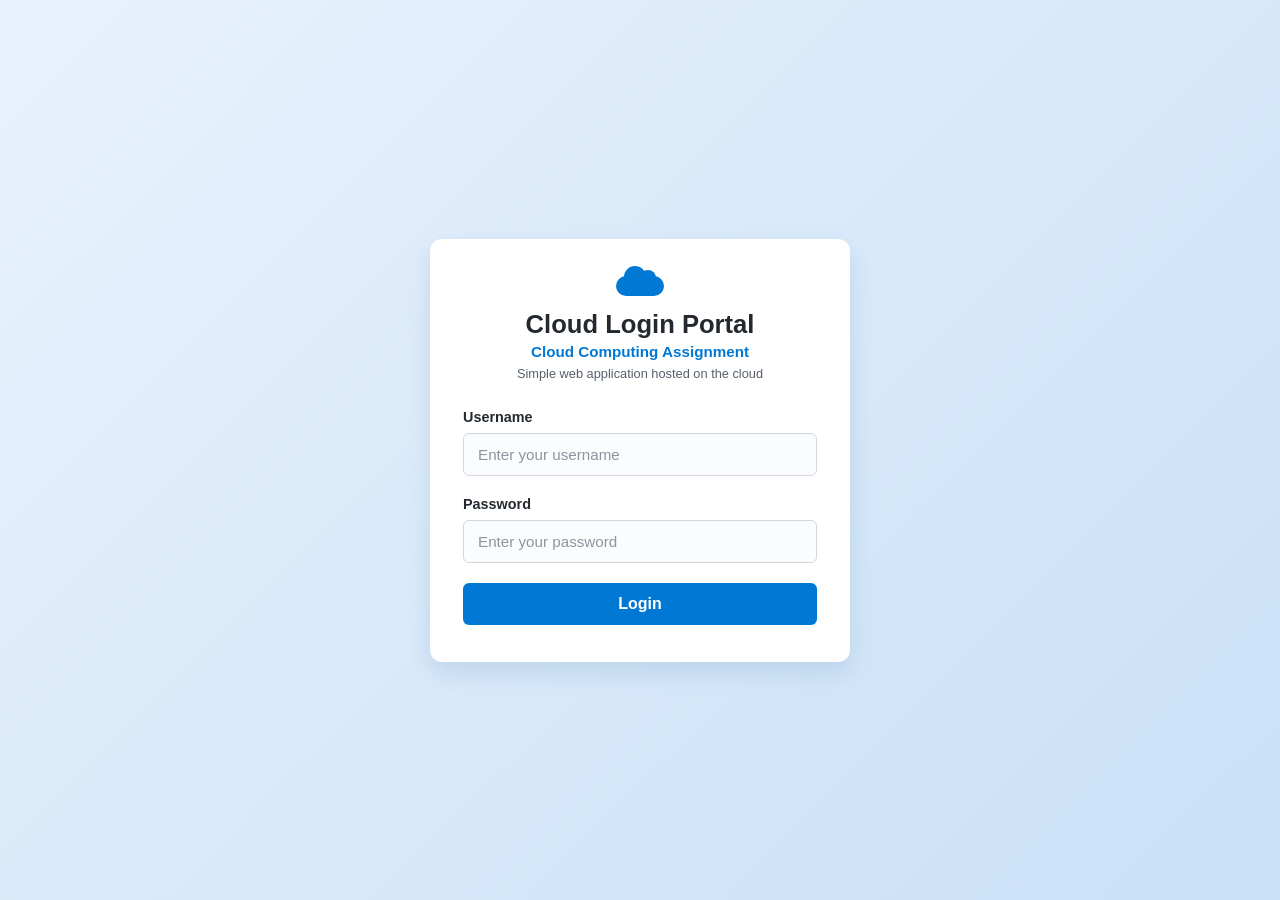
<file: index.html>
<!DOCTYPE html>
<html lang="en">

<head>
  <meta charset="UTF-8">
  <meta name="viewport" content="width=device-width, initial-scale=1.0">
  <title>Cloud Login Portal</title>
  <link rel="stylesheet" href="style.css">
</head>

<body>
  <!-- Main centered container for the portal -->
  <main class="portal-container">
    <div class="login-card">

      <!-- Header and branding -->
      <header class="card-header">
        <!-- Pure CSS cloud symbol -->
        <div class="cloud-icon" aria-hidden="true">
          <div class="cloud-shape"></div>
        </div>
        <h1 class="portal-title">Cloud Login Portal</h1>
        <p class="portal-subtitle">Cloud Computing Assignment</p>
        <p class="portal-note">Simple web application hosted on the cloud</p>
      </header>

      <!-- Demonstration login form -->
      <form id="login-form" novalidate>
        <div class="form-group">
          <label for="username">Username</label>
          <input type="text" id="username" name="username" placeholder="Enter your username" autocomplete="off">
        </div>

        <div class="form-group">
          <label for="password">Password</label>
          <input type="password" id="password" name="password" placeholder="Enter your password" autocomplete="off">
        </div>

        <button type="submit" id="login-btn" class="login-button">Login</button>
      </form>

      <!-- Status and feedback message area -->
      <div id="message-box" class="message-box" role="status" aria-live="polite"></div>

    </div>
  </main>

  <!-- External JavaScript logic -->
  <script src="script.js"></script>
</body>

</html>
</file>
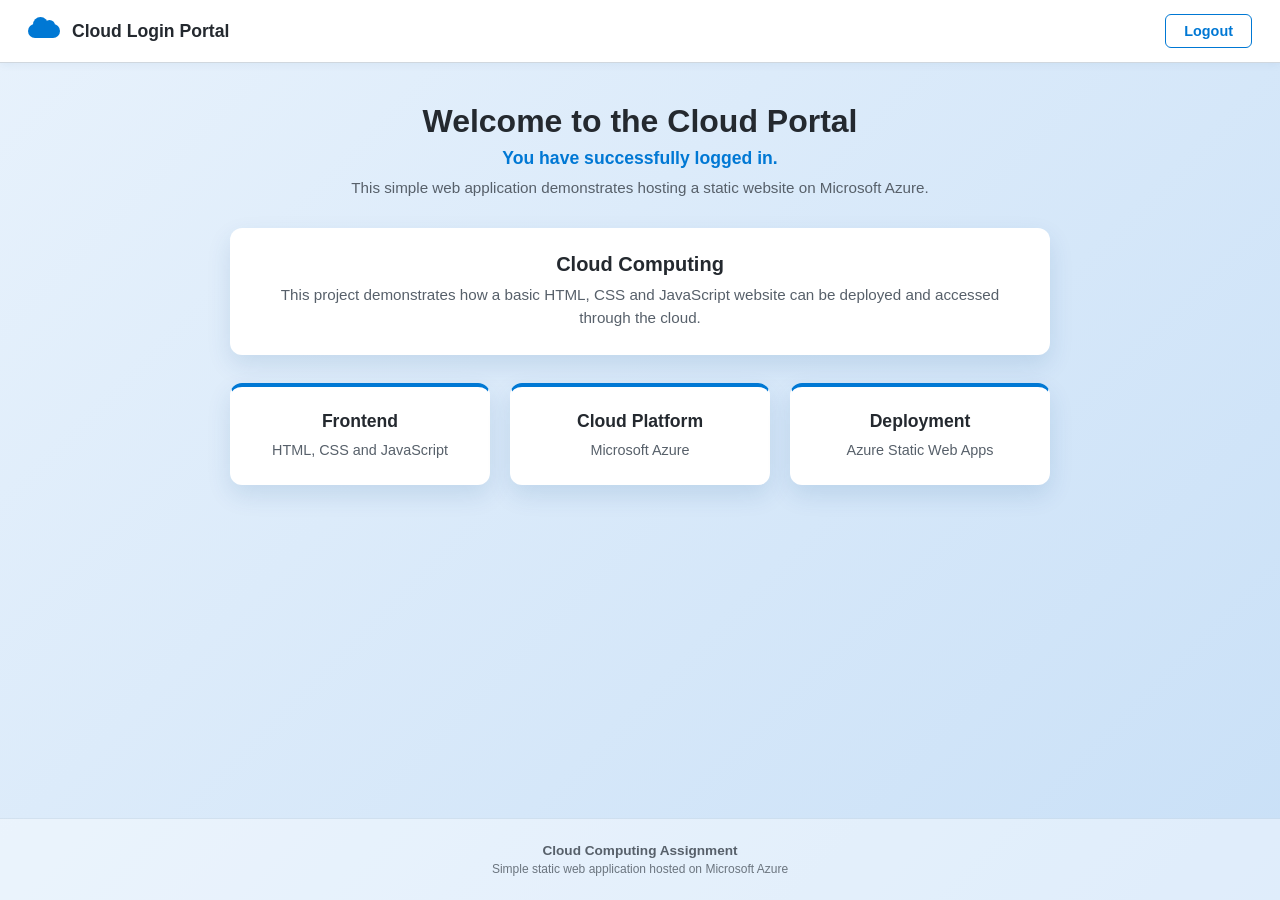
<file: landing.html>
<!DOCTYPE html>
<html lang="en">

<head>
  <meta charset="UTF-8">
  <meta name="viewport" content="width=device-width, initial-scale=1.0">
  <title>Cloud Portal - Welcome</title>
  <link rel="stylesheet" href="style.css">
</head>

<body class="landing-body">
  <!-- Top Navigation Bar -->
  <header class="top-nav">
    <div class="nav-brand">
      <div class="cloud-icon nav-cloud-icon" aria-hidden="true">
        <div class="cloud-shape"></div>
      </div>
      <span class="nav-title">Cloud Login Portal</span>
    </div>
    <button type="button" id="logout-btn" class="logout-button">Logout</button>
  </header>

  <!-- Main Content Container -->
  <main class="landing-container">
    <!-- Welcome Intro Section -->
    <section class="welcome-section">
      <h1 class="welcome-heading">Welcome to the Cloud Portal</h1>
      <p class="welcome-status">You have successfully logged in.</p>
      <p class="welcome-desc">This simple web application demonstrates hosting a static website on Microsoft Azure.</p>
    </section>

    <!-- Cloud Overview Card -->
    <section class="overview-card">
      <h2 class="overview-title">Cloud Computing</h2>
      <p class="overview-text">This project demonstrates how a basic HTML, CSS and JavaScript website can be deployed and accessed through the cloud.</p>
    </section>

    <!-- 3 Cloud Information Cards -->
    <section class="info-cards-grid">
      <article class="info-card">
        <h3 class="info-card-title">Frontend</h3>
        <p class="info-card-text">HTML, CSS and JavaScript</p>
      </article>

      <article class="info-card">
        <h3 class="info-card-title">Cloud Platform</h3>
        <p class="info-card-text">Microsoft Azure</p>
      </article>

      <article class="info-card">
        <h3 class="info-card-title">Deployment</h3>
        <p class="info-card-text">Azure Static Web Apps</p>
      </article>
    </section>
  </main>

  <!-- Footer -->
  <footer class="landing-footer">
    <p class="footer-title">Cloud Computing Assignment</p>
    <p class="footer-subtitle">Simple static web application hosted on Microsoft Azure</p>
  </footer>

  <!-- Script for navigation/logout -->
  <script src="script.js"></script>
</body>

</html>
</file>
<file: style.css>
/* Reset and base styles */
* {
  margin: 0;
  padding: 0;
  box-sizing: border-box;
}

:root {
  --primary-color: #0078d4;      /* Azure-inspired blue */
  --primary-hover: #005a9e;
  --bg-gradient-start: #e8f2fc;
  --bg-gradient-end: #c9e0f7;
  --card-bg: #ffffff;
  --text-main: #24292f;
  --text-muted: #57606a;
  --border-color: #d0d7de;
  --focus-ring: rgba(0, 120, 212, 0.25);
  --error-bg: #ffebe9;
  --error-text: #cf222e;
  --error-border: #ff8182;
  --success-bg: #dafbe1;
  --success-text: #1a7f37;
  --success-border: #4ac26b;
  --shadow-subtle: 0 10px 25px rgba(0, 72, 132, 0.12);
}

body {
  font-family: -apple-system, BlinkMacSystemFont, "Segoe UI", Roboto, Helvetica, Arial, sans-serif;
  background: linear-gradient(135deg, var(--bg-gradient-start), var(--bg-gradient-end));
  color: var(--text-main);
  min-height: 100vh;
  display: flex;
  align-items: center;
  justify-content: center;
  padding: 20px;
}

/* Centered layout wrapper for login */
.portal-container {
  width: 100%;
  max-width: 420px;
}

/* Main login card */
.login-card {
  background-color: var(--card-bg);
  border-radius: 12px;
  box-shadow: var(--shadow-subtle);
  padding: 36px 32px;
  border: 1px solid rgba(255, 255, 255, 0.8);
}

/* Header & branding */
.card-header {
  text-align: center;
  margin-bottom: 28px;
}

/* Pure CSS cloud symbol */
.cloud-icon {
  display: flex;
  justify-content: center;
  margin-bottom: 14px;
}

.cloud-shape {
  width: 48px;
  height: 20px;
  background: var(--primary-color);
  border-radius: 20px;
  position: relative;
}

.cloud-shape::before {
  content: "";
  position: absolute;
  width: 22px;
  height: 22px;
  background: var(--primary-color);
  border-radius: 50%;
  top: -10px;
  left: 8px;
}

.cloud-shape::after {
  content: "";
  position: absolute;
  width: 16px;
  height: 16px;
  background: var(--primary-color);
  border-radius: 50%;
  top: -6px;
  right: 8px;
}

.portal-title {
  font-size: 1.6rem;
  font-weight: 700;
  color: var(--text-main);
  margin-bottom: 4px;
}

.portal-subtitle {
  font-size: 0.95rem;
  font-weight: 600;
  color: var(--primary-color);
  margin-bottom: 6px;
}

.portal-note {
  font-size: 0.8rem;
  color: var(--text-muted);
}

/* Form controls */
.form-group {
  margin-bottom: 20px;
  display: flex;
  flex-direction: column;
}

label {
  font-size: 0.9rem;
  font-weight: 600;
  color: var(--text-main);
  margin-bottom: 8px;
}

input[type="text"],
input[type="password"] {
  width: 100%;
  padding: 12px 14px;
  font-size: 0.95rem;
  color: var(--text-main);
  background-color: #fbfcfd;
  border: 1px solid var(--border-color);
  border-radius: 6px;
  outline: none;
  transition: border-color 0.2s ease, box-shadow 0.2s ease;
}

input[type="text"]::placeholder,
input[type="password"]::placeholder {
  color: #8c959f;
}

input[type="text"]:focus,
input[type="password"]:focus {
  border-color: var(--primary-color);
  box-shadow: 0 0 0 3px var(--focus-ring);
  background-color: #ffffff;
}

/* Login submit button */
.login-button {
  width: 100%;
  padding: 12px 16px;
  font-size: 1rem;
  font-weight: 600;
  color: #ffffff;
  background-color: var(--primary-color);
  border: none;
  border-radius: 6px;
  cursor: pointer;
  transition: background-color 0.2s ease, transform 0.1s ease;
}

.login-button:hover {
  background-color: var(--primary-hover);
}

.login-button:active {
  transform: translateY(1px);
}

/* Message feedback area */
.message-box {
  margin-top: 20px;
  font-size: 0.9rem;
  line-height: 1.4;
  text-align: center;
  border-radius: 6px;
  padding: 0;
  display: none;
}

.message-box.error {
  display: block;
  background-color: var(--error-bg);
  color: var(--error-text);
  border: 1px solid var(--error-border);
  padding: 12px 14px;
}

.message-box.success {
  display: block;
  background-color: var(--success-bg);
  color: var(--success-text);
  border: 1px solid var(--success-border);
  padding: 12px 14px;
}

/* ==================================================
   LANDING PAGE SPECIFIC STYLES
   ================================================== */

body.landing-body {
  display: flex;
  flex-direction: column;
  justify-content: space-between;
  min-height: 100vh;
  padding: 0;
}

/* Landing Top Navigation */
.top-nav {
  width: 100%;
  background-color: var(--card-bg);
  border-bottom: 1px solid var(--border-color);
  padding: 14px 28px;
  display: flex;
  align-items: center;
  justify-content: space-between;
  box-shadow: 0 2px 8px rgba(0, 72, 132, 0.06);
}

.nav-brand {
  display: flex;
  align-items: center;
  gap: 12px;
}

.nav-cloud-icon {
  margin-bottom: 0;
}

.nav-cloud-icon .cloud-shape {
  width: 32px;
  height: 14px;
  border-radius: 14px;
}

.nav-cloud-icon .cloud-shape::before {
  width: 15px;
  height: 15px;
  top: -7px;
  left: 5px;
}

.nav-cloud-icon .cloud-shape::after {
  width: 11px;
  height: 11px;
  top: -4px;
  right: 5px;
}

.nav-title {
  font-size: 1.1rem;
  font-weight: 700;
  color: var(--text-main);
}

/* Logout Button */
.logout-button {
  background-color: transparent;
  color: var(--primary-color);
  border: 1.5px solid var(--primary-color);
  padding: 8px 18px;
  font-size: 0.9rem;
  font-weight: 600;
  border-radius: 6px;
  cursor: pointer;
  transition: all 0.2s ease;
}

.logout-button:hover {
  background-color: var(--primary-color);
  color: #ffffff;
}

/* Landing Main Content */
.landing-container {
  width: 100%;
  max-width: 860px;
  margin: 0 auto;
  padding: 40px 20px;
  flex: 1;
}

/* Welcome Section */
.welcome-section {
  text-align: center;
  margin-bottom: 32px;
}

.welcome-heading {
  font-size: 2rem;
  font-weight: 700;
  color: var(--text-main);
  margin-bottom: 8px;
}

.welcome-status {
  font-size: 1.1rem;
  font-weight: 600;
  color: var(--primary-color);
  margin-bottom: 10px;
}

.welcome-desc {
  font-size: 0.95rem;
  color: var(--text-muted);
  max-width: 600px;
  margin: 0 auto;
}

/* Cloud Computing Overview Card */
.overview-card {
  background-color: var(--card-bg);
  border-radius: 12px;
  padding: 24px 28px;
  box-shadow: var(--shadow-subtle);
  border: 1px solid rgba(255, 255, 255, 0.8);
  margin-bottom: 28px;
  text-align: center;
}

.overview-title {
  font-size: 1.25rem;
  font-weight: 700;
  color: var(--text-main);
  margin-bottom: 8px;
}

.overview-text {
  font-size: 0.95rem;
  color: var(--text-muted);
  line-height: 1.5;
}

/* Three Information Cards */
.info-cards-grid {
  display: grid;
  grid-template-columns: repeat(3, 1fr);
  gap: 20px;
  margin-bottom: 20px;
}

.info-card {
  background-color: var(--card-bg);
  border-radius: 12px;
  padding: 24px 20px;
  box-shadow: var(--shadow-subtle);
  border: 1px solid rgba(255, 255, 255, 0.8);
  border-top: 4px solid var(--primary-color);
  text-align: center;
  transition: transform 0.2s ease, box-shadow 0.2s ease;
}

.info-card:hover {
  transform: translateY(-2px);
  box-shadow: 0 12px 28px rgba(0, 72, 132, 0.16);
}

.info-card-title {
  font-size: 1.1rem;
  font-weight: 700;
  color: var(--text-main);
  margin-bottom: 8px;
}

.info-card-text {
  font-size: 0.9rem;
  color: var(--text-muted);
  line-height: 1.4;
}

/* Landing Footer */
.landing-footer {
  width: 100%;
  text-align: center;
  padding: 24px 20px;
  border-top: 1px solid rgba(0, 72, 132, 0.1);
  background-color: rgba(255, 255, 255, 0.4);
}

.footer-title {
  font-size: 0.85rem;
  font-weight: 600;
  color: var(--text-muted);
  margin-bottom: 4px;
}

.footer-subtitle {
  font-size: 0.75rem;
  color: var(--text-muted);
  opacity: 0.85;
}

/* Responsive adjustments */
@media (max-width: 768px) {
  .info-cards-grid {
    grid-template-columns: 1fr;
  }

  .welcome-heading {
    font-size: 1.6rem;
  }

  .top-nav {
    padding: 12px 18px;
  }
}

@media (max-width: 480px) {
  body:not(.landing-body) {
    padding: 16px;
  }

  .login-card {
    padding: 28px 20px;
  }

  .portal-title {
    font-size: 1.4rem;
  }

  .portal-subtitle {
    font-size: 0.9rem;
  }

  .landing-container {
    padding: 24px 16px;
  }

  .welcome-heading {
    font-size: 1.4rem;
  }

  .welcome-status {
    font-size: 1rem;
  }

  .nav-title {
    font-size: 0.95rem;
  }
}
</file>
